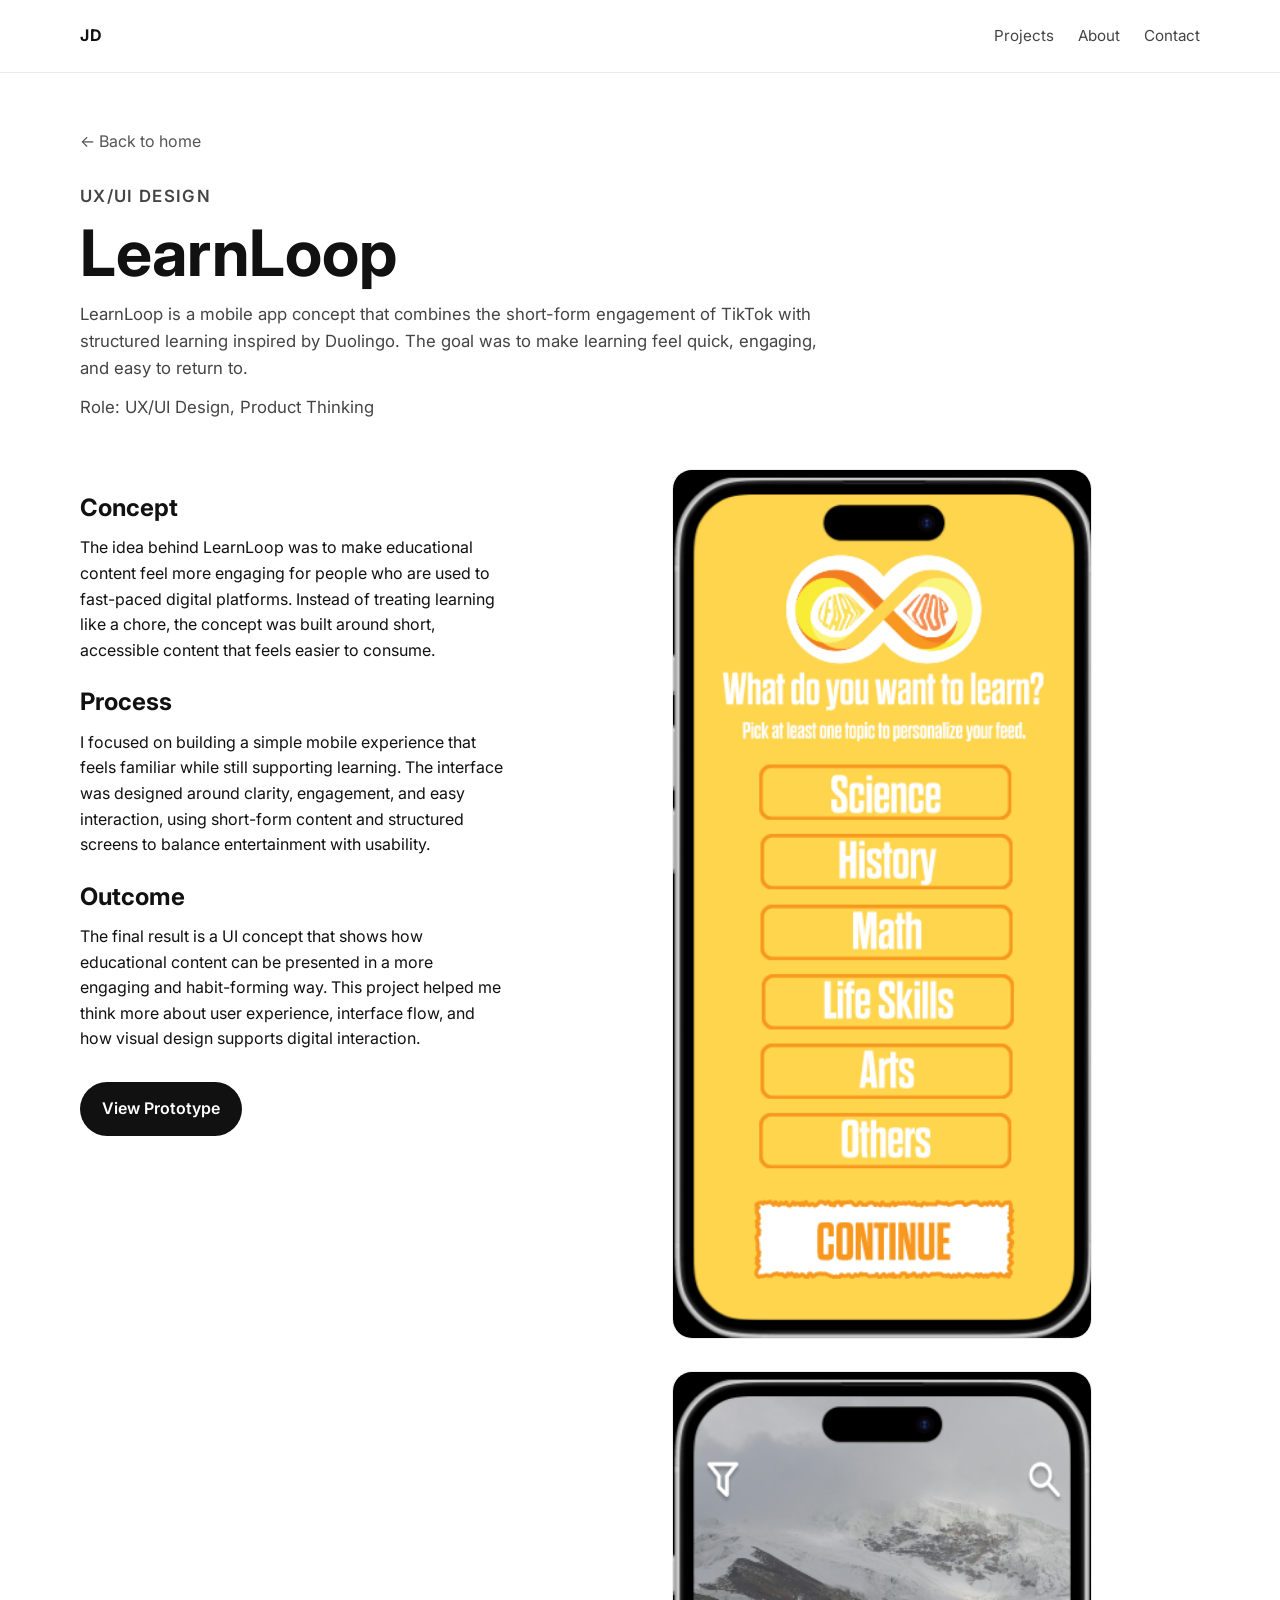
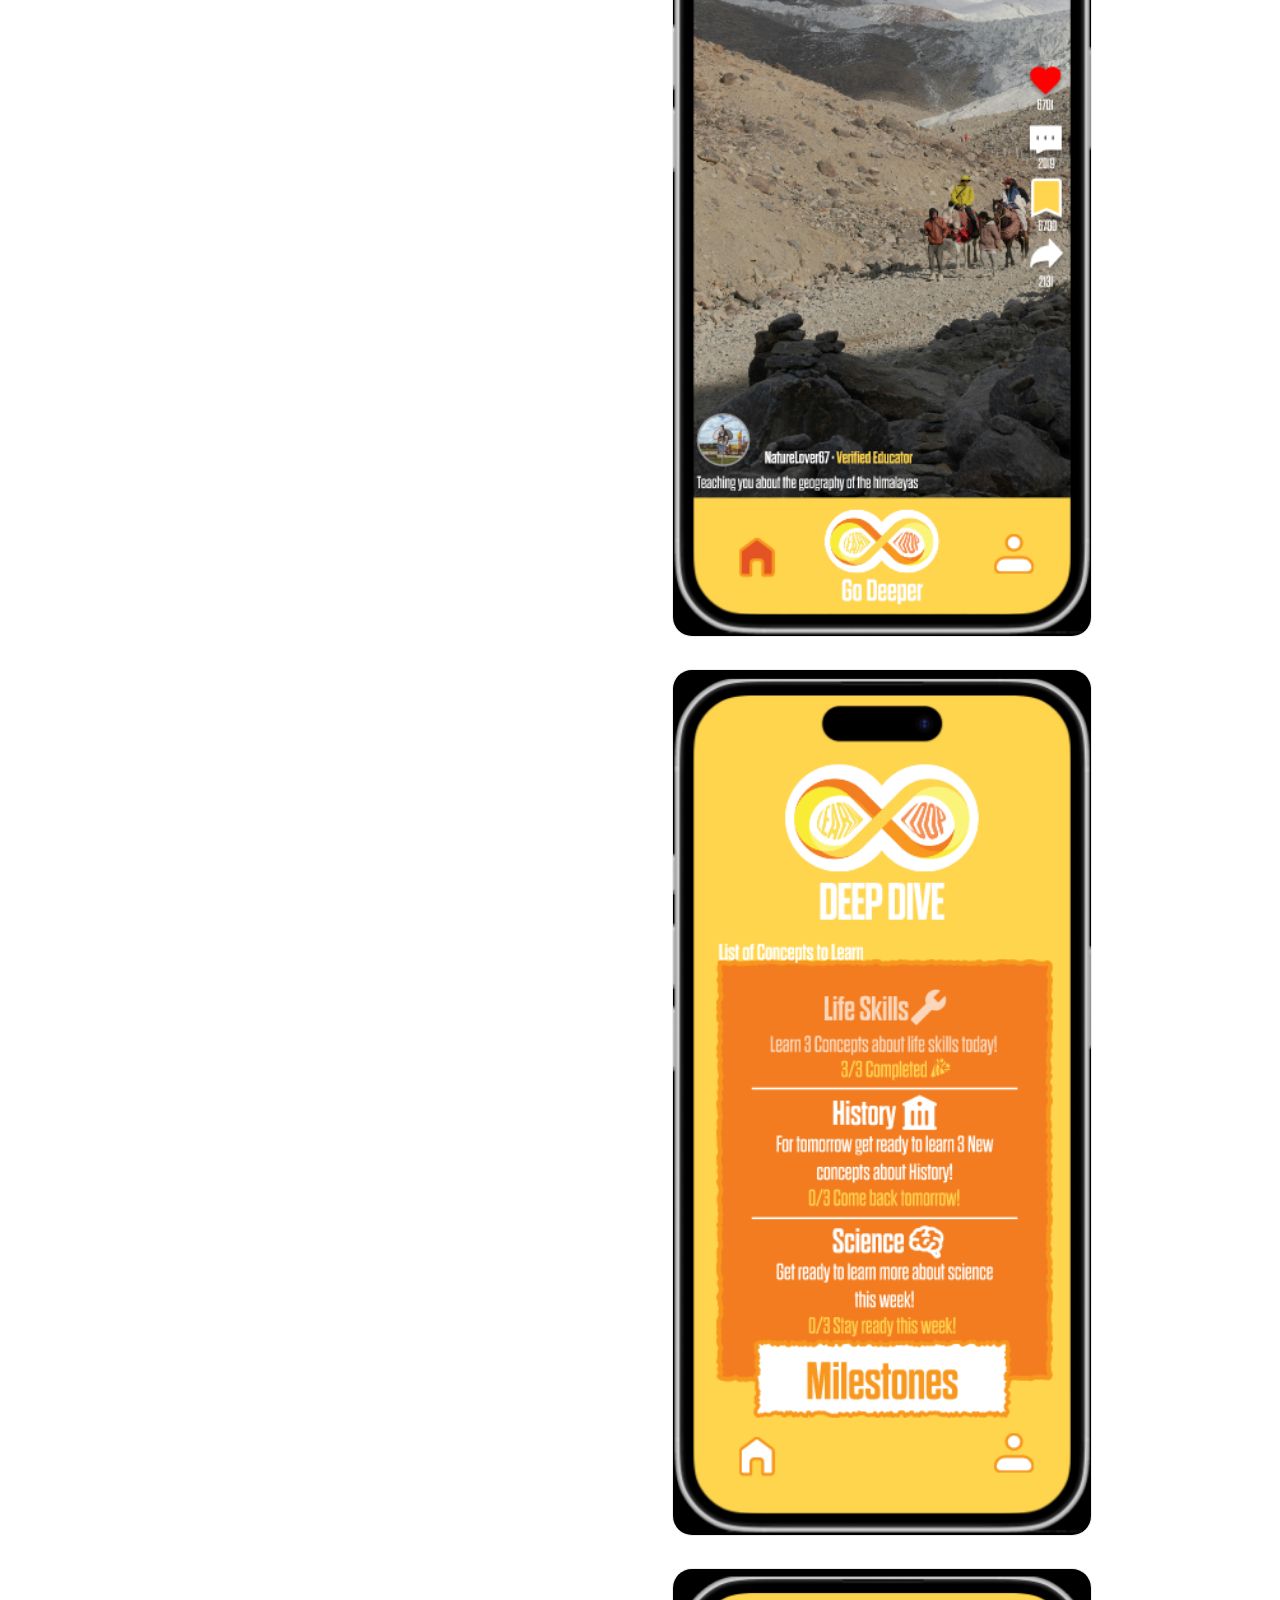
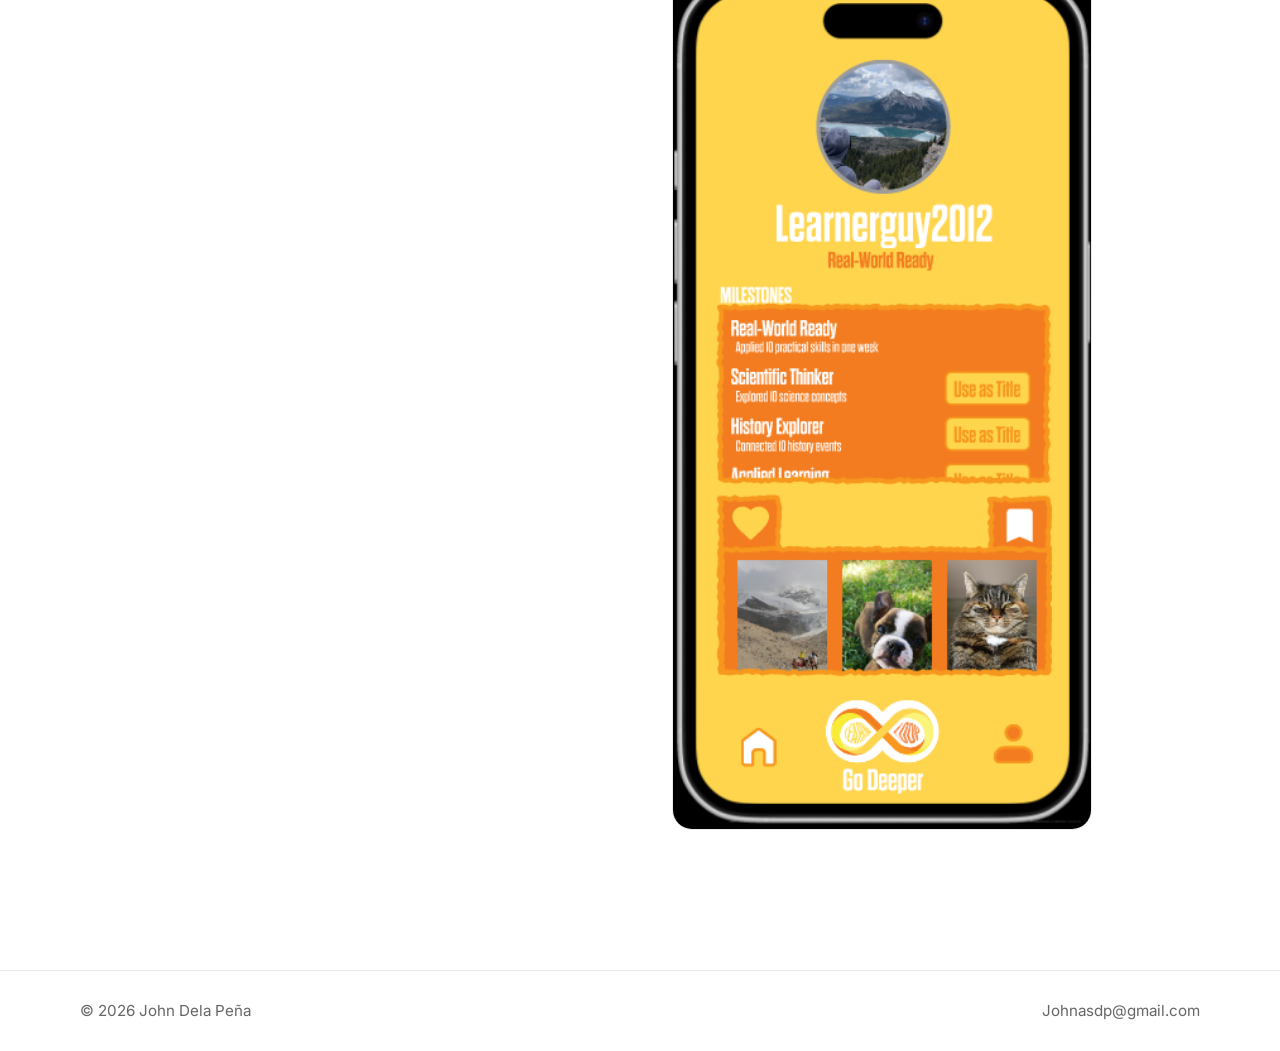
<file: projects/app.html>
<!DOCTYPE html>
<html lang="en">
<head>
  <meta charset="UTF-8" />
  <meta name="viewport" content="width=device-width, initial-scale=1.0" />
  <title>LearnLoop | John Dela Peña</title>

  <link rel="preconnect" href="https://fonts.googleapis.com" />
  <link rel="preconnect" href="https://fonts.gstatic.com" crossorigin />
  <link href="https://fonts.googleapis.com/css2?family=Inter:wght@400;500;600;700&display=swap" rel="stylesheet" />

  <link rel="stylesheet" href="../style.css" />
</head>
<body>
  <header class="site-header">
    <div class="container header-inner">
      <a href="../index.html" class="logo">JD</a>
      <nav class="nav">
        <a href="../index.html#projects">Projects</a>
        <a href="../index.html#about">About</a>
        <a href="mailto:Johnasdp@gmail.com">Contact</a>
      </nav>
    </div>
  </header>

  <main class="project-page container">
    <a class="back-link" href="../index.html">← Back to home</a>

    <section class="project-intro">
      <p class="eyebrow">UX/UI Design</p>
      <h1>LearnLoop</h1>
      <p>
        LearnLoop is a mobile app concept that combines the short-form engagement of TikTok with structured learning inspired by Duolingo. The goal was to make learning feel quick, engaging, and easy to return to.
      </p>
      <p class="project-meta">
        Role: UX/UI Design, Product Thinking
      </p>
    </section>

    <section class="project-layout">

      <div class="project-text">
        <h2>Concept</h2>
        <p>
          The idea behind LearnLoop was to make educational content feel more engaging for people who are used to fast-paced digital platforms. Instead of treating learning like a chore, the concept was built around short, accessible content that feels easier to consume.
        </p>

        <h2>Process</h2>
        <p>
          I focused on building a simple mobile experience that feels familiar while still supporting learning. The interface was designed around clarity, engagement, and easy interaction, using short-form content and structured screens to balance entertainment with usability.
        </p>

        <h2>Outcome</h2>
        <p>
          The final result is a UI concept that shows how educational content can be presented in a more engaging and habit-forming way. This project helped me think more about user experience, interface flow, and how visual design supports digital interaction.
        </p>

        <div class="project-links project-links-sticky">
          <a
            class="button"
            href="https://www.figma.com/proto/UXExWBCM7MZYQnzqcbeApC/LearnLOOP?node-id=24-188&p=f&t=podkBIz1NssL9lfu-1&scaling=scale-down&content-scaling=fixed&page-id=0%3A1&starting-point-node-id=3%3A12"
            target="_blank"
          >
            View Prototype
          </a>
        </div>
      </div>

      <div class="project-gallery">
        <img src="../images/app/learnloop-1.png" alt="LearnLoop onboarding screen" />
        <img src="../images/app/learnloop-2.png" alt="LearnLoop feed screen" />
        <img src="../images/app/learnloop-3.png" alt="LearnLoop lesson screen" />
        <img src="../images/app/learnloop-4.png" alt="LearnLoop additional screen" />
      </div>

    </section>
  </main>

  <footer class="site-footer">
    <div class="container footer-inner">
      <p>© 2026 John Dela Peña</p>
      <a href="mailto:Johnasdp@gmail.com">Johnasdp@gmail.com</a>
    </div>
  </footer>
</body>
</html>
</file>
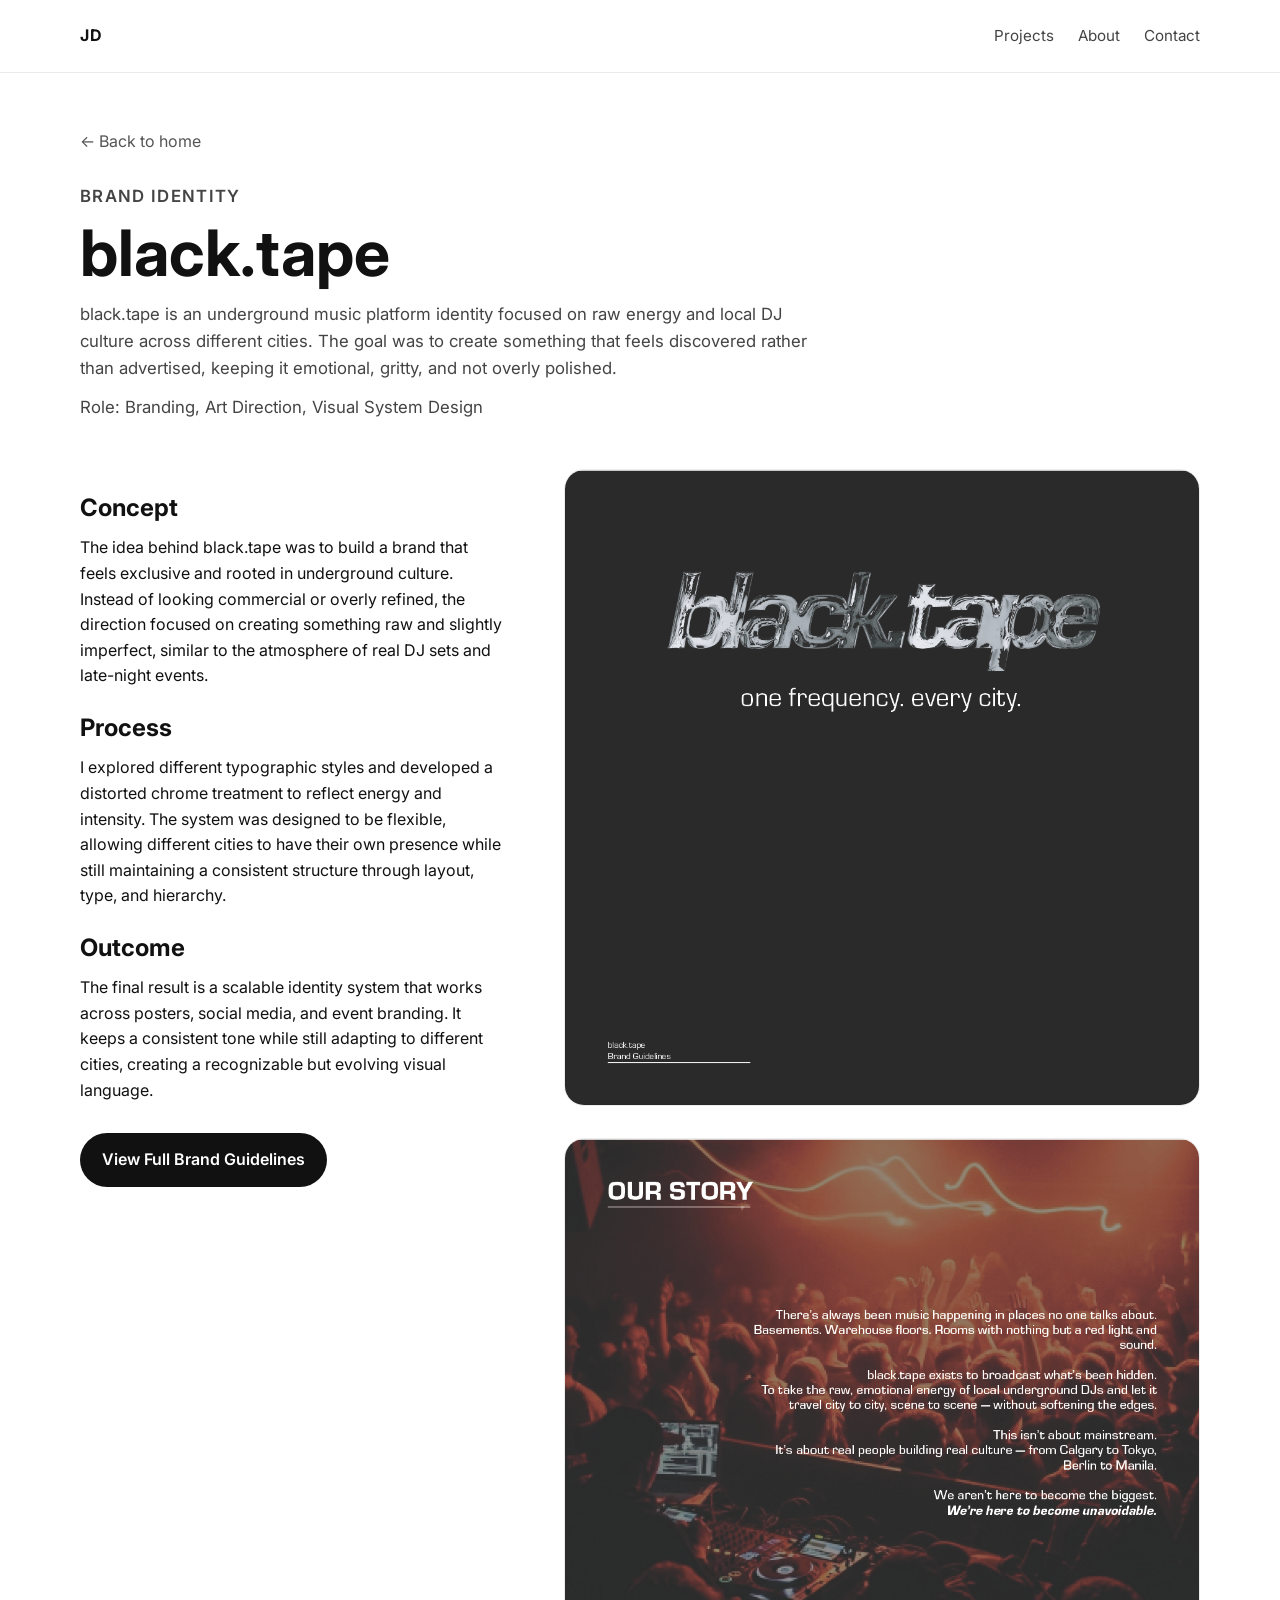
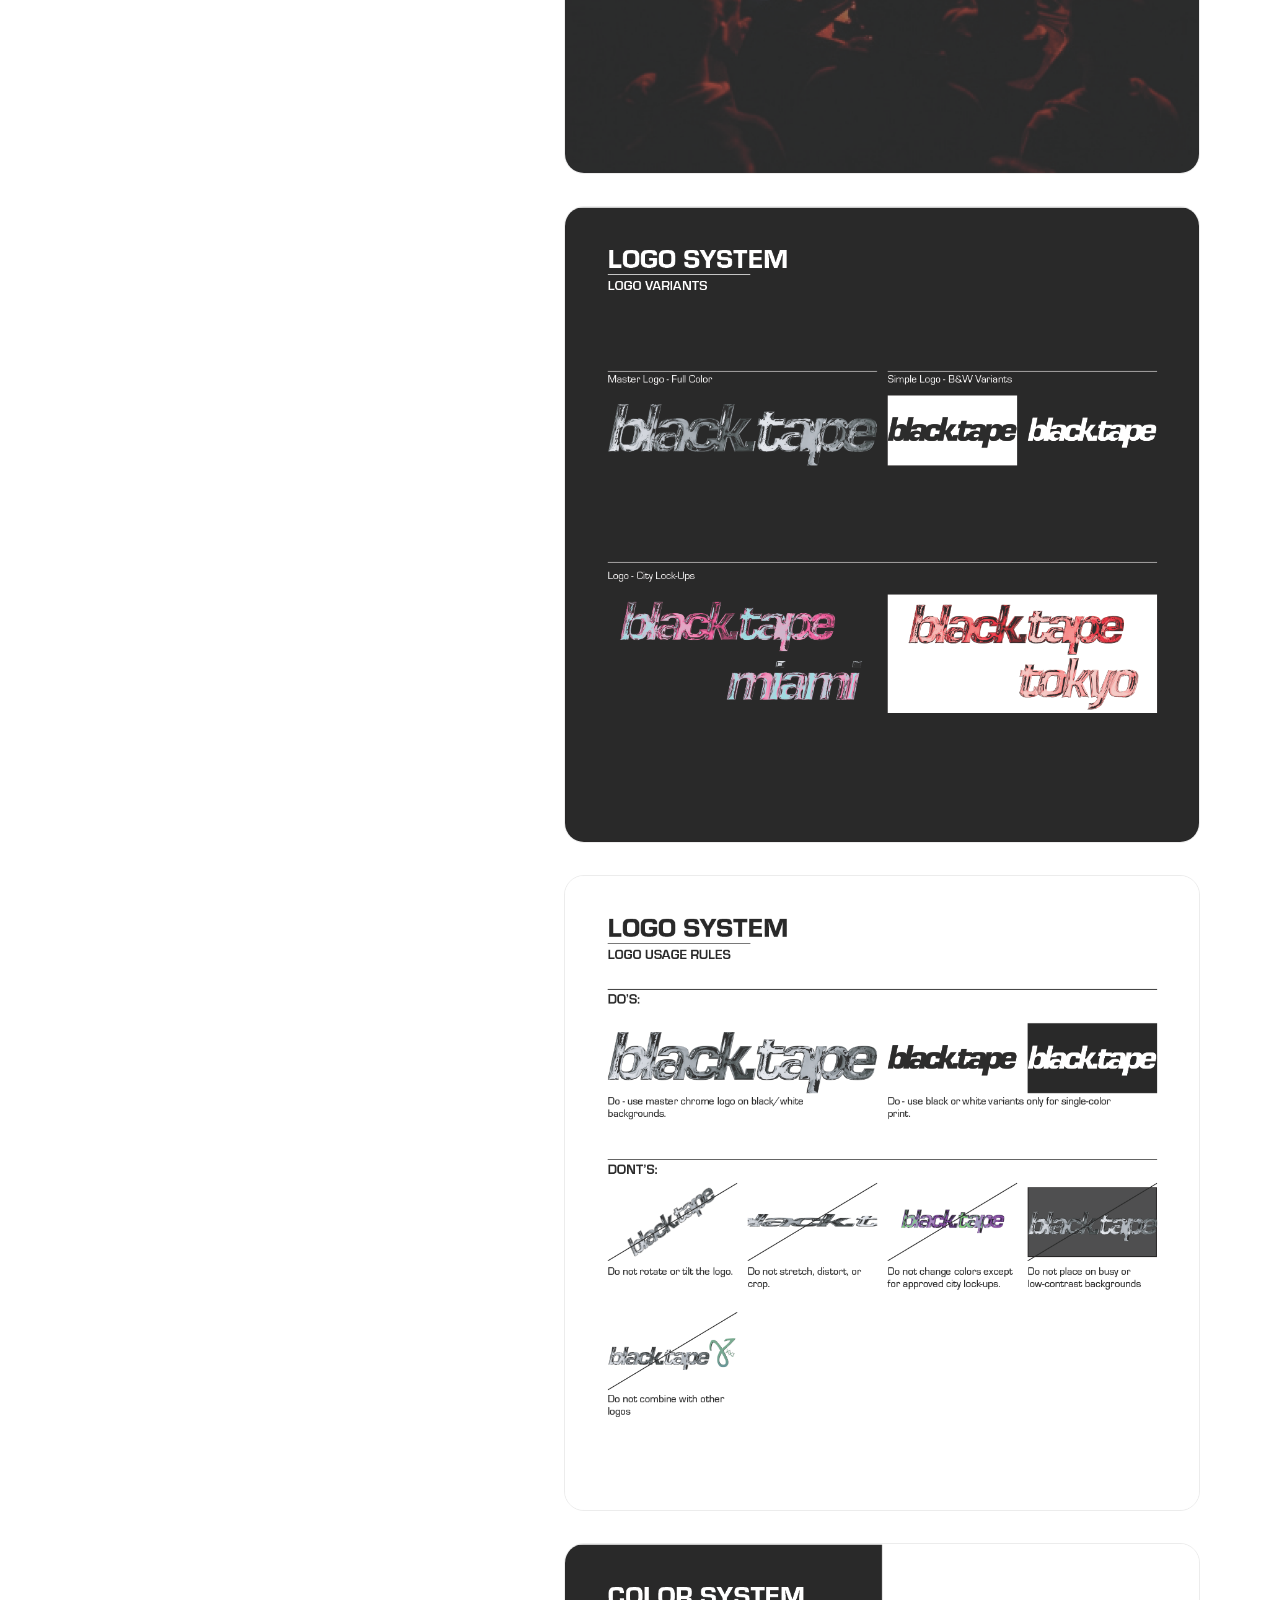
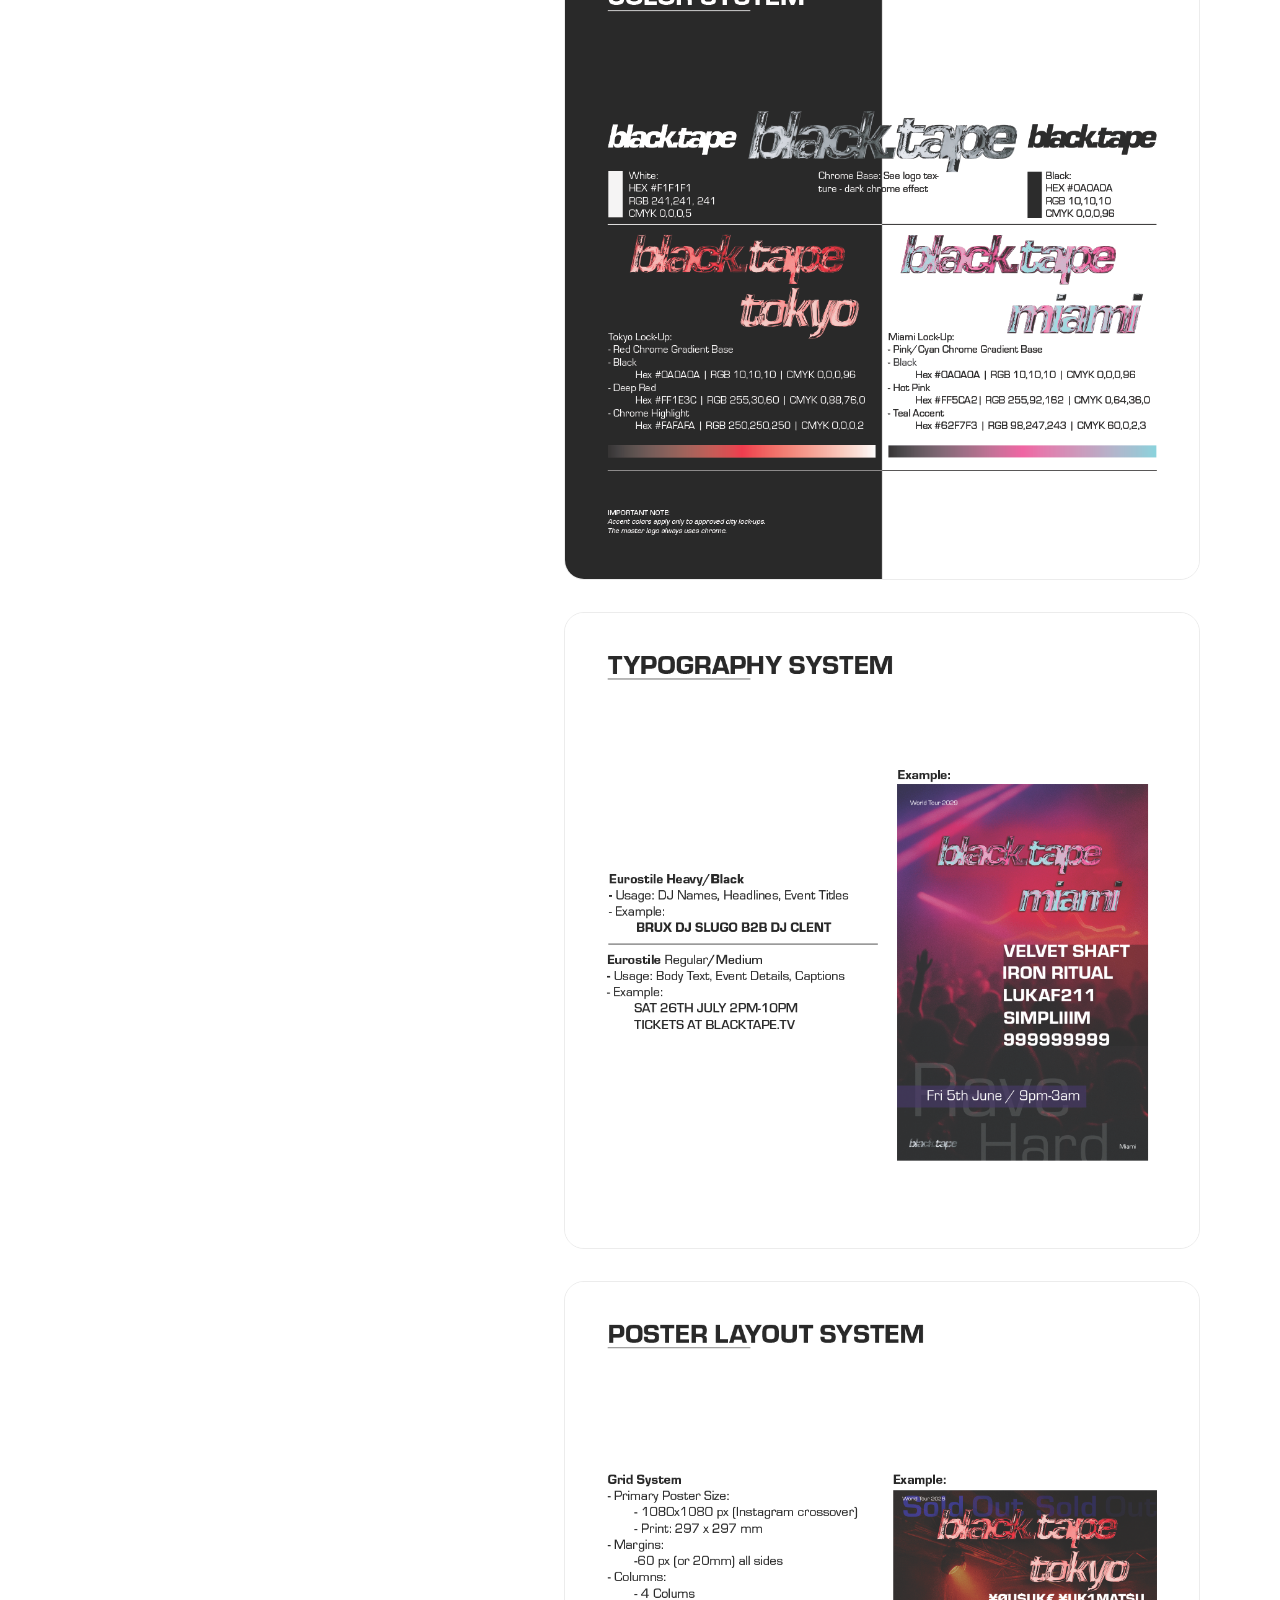
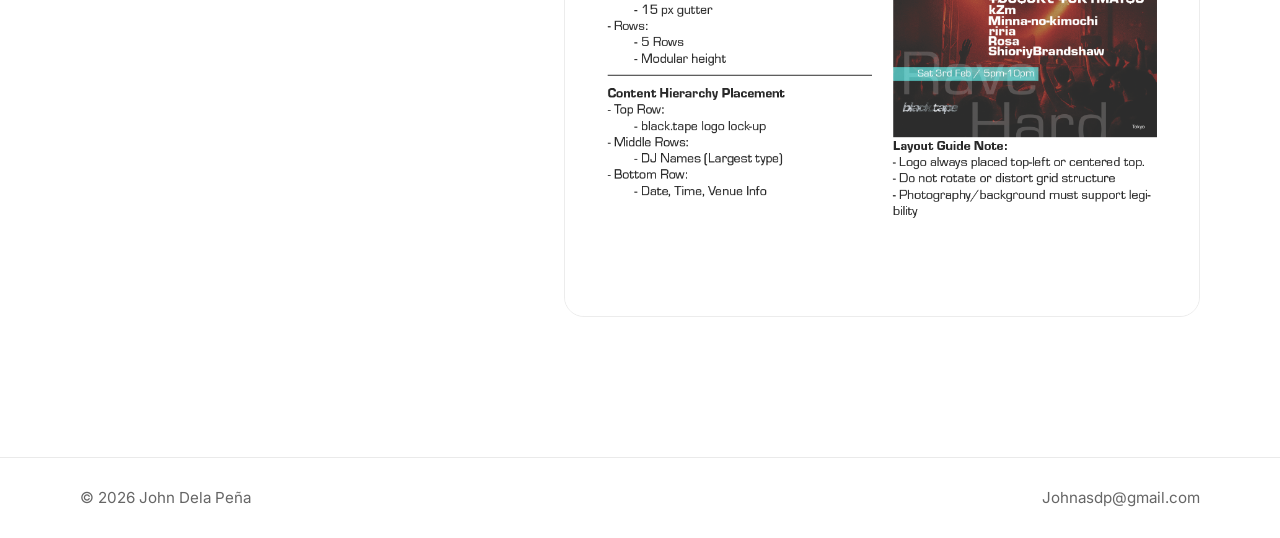
<file: projects/blacktape.html>
<!DOCTYPE html>
<html lang="en">
<head>
  <meta charset="UTF-8" />
  <meta name="viewport" content="width=device-width, initial-scale=1.0" />
  <title>black.tape | John Dela Peña</title>

  <link rel="preconnect" href="https://fonts.googleapis.com" />
  <link rel="preconnect" href="https://fonts.gstatic.com" crossorigin />
  <link href="https://fonts.googleapis.com/css2?family=Inter:wght@400;500;600;700&display=swap" rel="stylesheet" />

  <link rel="stylesheet" href="../style.css" />
</head>
<body>
  <header class="site-header">
    <div class="container header-inner">
      <a href="../index.html" class="logo">JD</a>
      <nav class="nav">
        <a href="../index.html#projects">Projects</a>
        <a href="../index.html#about">About</a>
        <a href="mailto:Johnasdp@gmail.com">Contact</a>
      </nav>
    </div>
  </header>

  <main class="project-page container">
    <a class="back-link" href="../index.html">← Back to home</a>

    <section class="project-intro">
      <p class="eyebrow">Brand Identity</p>
      <h1>black.tape</h1>
      <p>
        black.tape is an underground music platform identity focused on raw energy and local DJ culture across different cities. The goal was to create something that feels discovered rather than advertised, keeping it emotional, gritty, and not overly polished.
      </p>
      <p class="project-meta">
        Role: Branding, Art Direction, Visual System Design
      </p>
    </section>

    <!-- 🔥 STICKY LAYOUT -->
    <section class="project-layout">

      <!-- LEFT SIDE (STICKY TEXT) -->
      <div class="project-text">
        <h2>Concept</h2>
        <p>
          The idea behind black.tape was to build a brand that feels exclusive and rooted in underground culture. Instead of looking commercial or overly refined, the direction focused on creating something raw and slightly imperfect, similar to the atmosphere of real DJ sets and late-night events.
        </p>

        <h2>Process</h2>
        <p>
          I explored different typographic styles and developed a distorted chrome treatment to reflect energy and intensity. The system was designed to be flexible, allowing different cities to have their own presence while still maintaining a consistent structure through layout, type, and hierarchy.
        </p>

        <h2>Outcome</h2>
        <p>
          The final result is a scalable identity system that works across posters, social media, and event branding. It keeps a consistent tone while still adapting to different cities, creating a recognizable but evolving visual language.
        </p>

        <!-- ✅ BUTTON NOW INSIDE STICKY -->
        <div class="project-links project-links-sticky">
          <a class="button" href="../files/blacktape.pdf" target="_blank">
            View Full Brand Guidelines
          </a>
        </div>
      </div>

      <!-- RIGHT SIDE (SCROLLING IMAGES) -->
      <div class="project-gallery wide-gallery">
        <img src="../images/blacktape/blacktape-1.png" alt="black.tape cover page" />
        <img src="../images/blacktape/blacktape-2.png" alt="black.tape story page" />
        <img src="../images/blacktape/blacktape-3.png" alt="black.tape logo system" />
        <img src="../images/blacktape/blacktape-4.png" alt="black.tape logo usage rules" />
        <img src="../images/blacktape/blacktape-5.png" alt="black.tape color system" />
        <img src="../images/blacktape/blacktape-6.png" alt="black.tape typography system" />
        <img src="../images/blacktape/blacktape-7.png" alt="black.tape poster layout system" />
      </div>

    </section>

  </main>

  <footer class="site-footer">
    <div class="container footer-inner">
      <p>© 2026 John Dela Peña</p>
      <a href="mailto:Johnasdp@gmail.com">Johnasdp@gmail.com</a>
    </div>
  </footer>
</body>
</html>
</file>
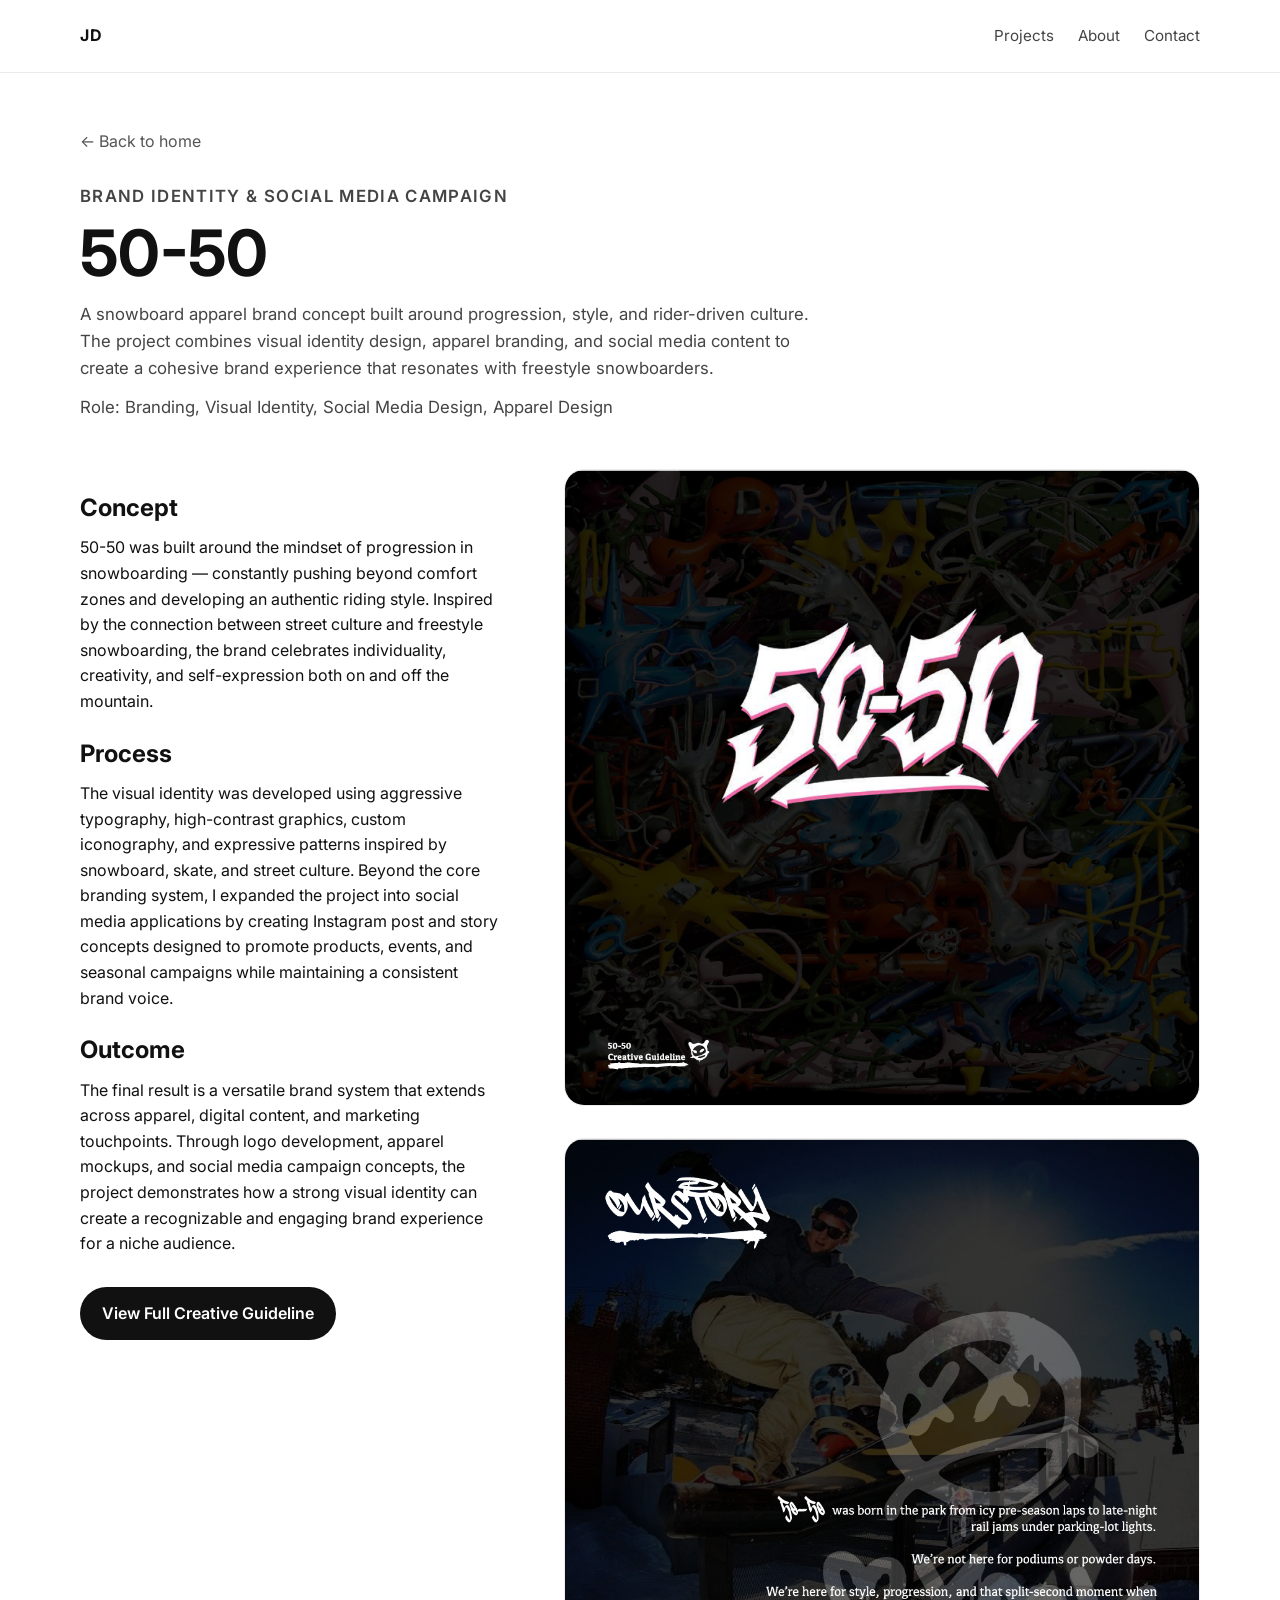
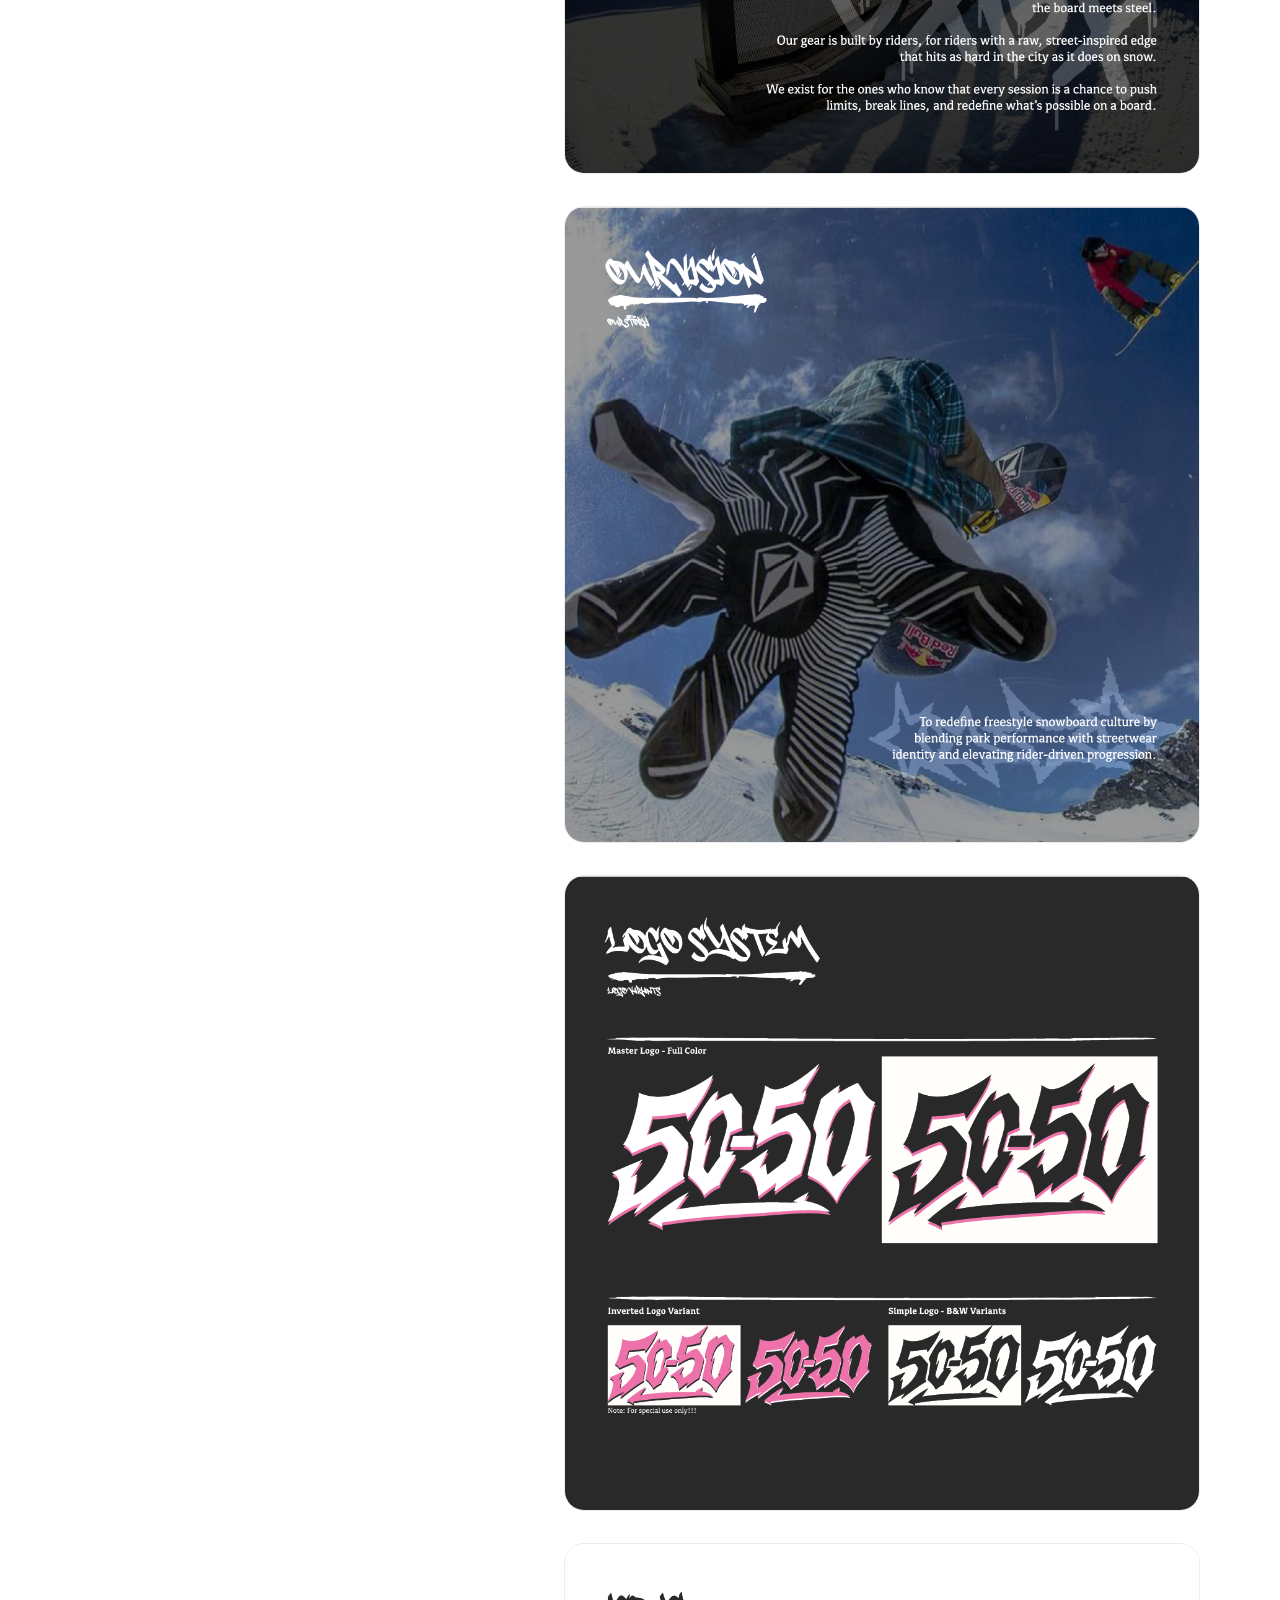
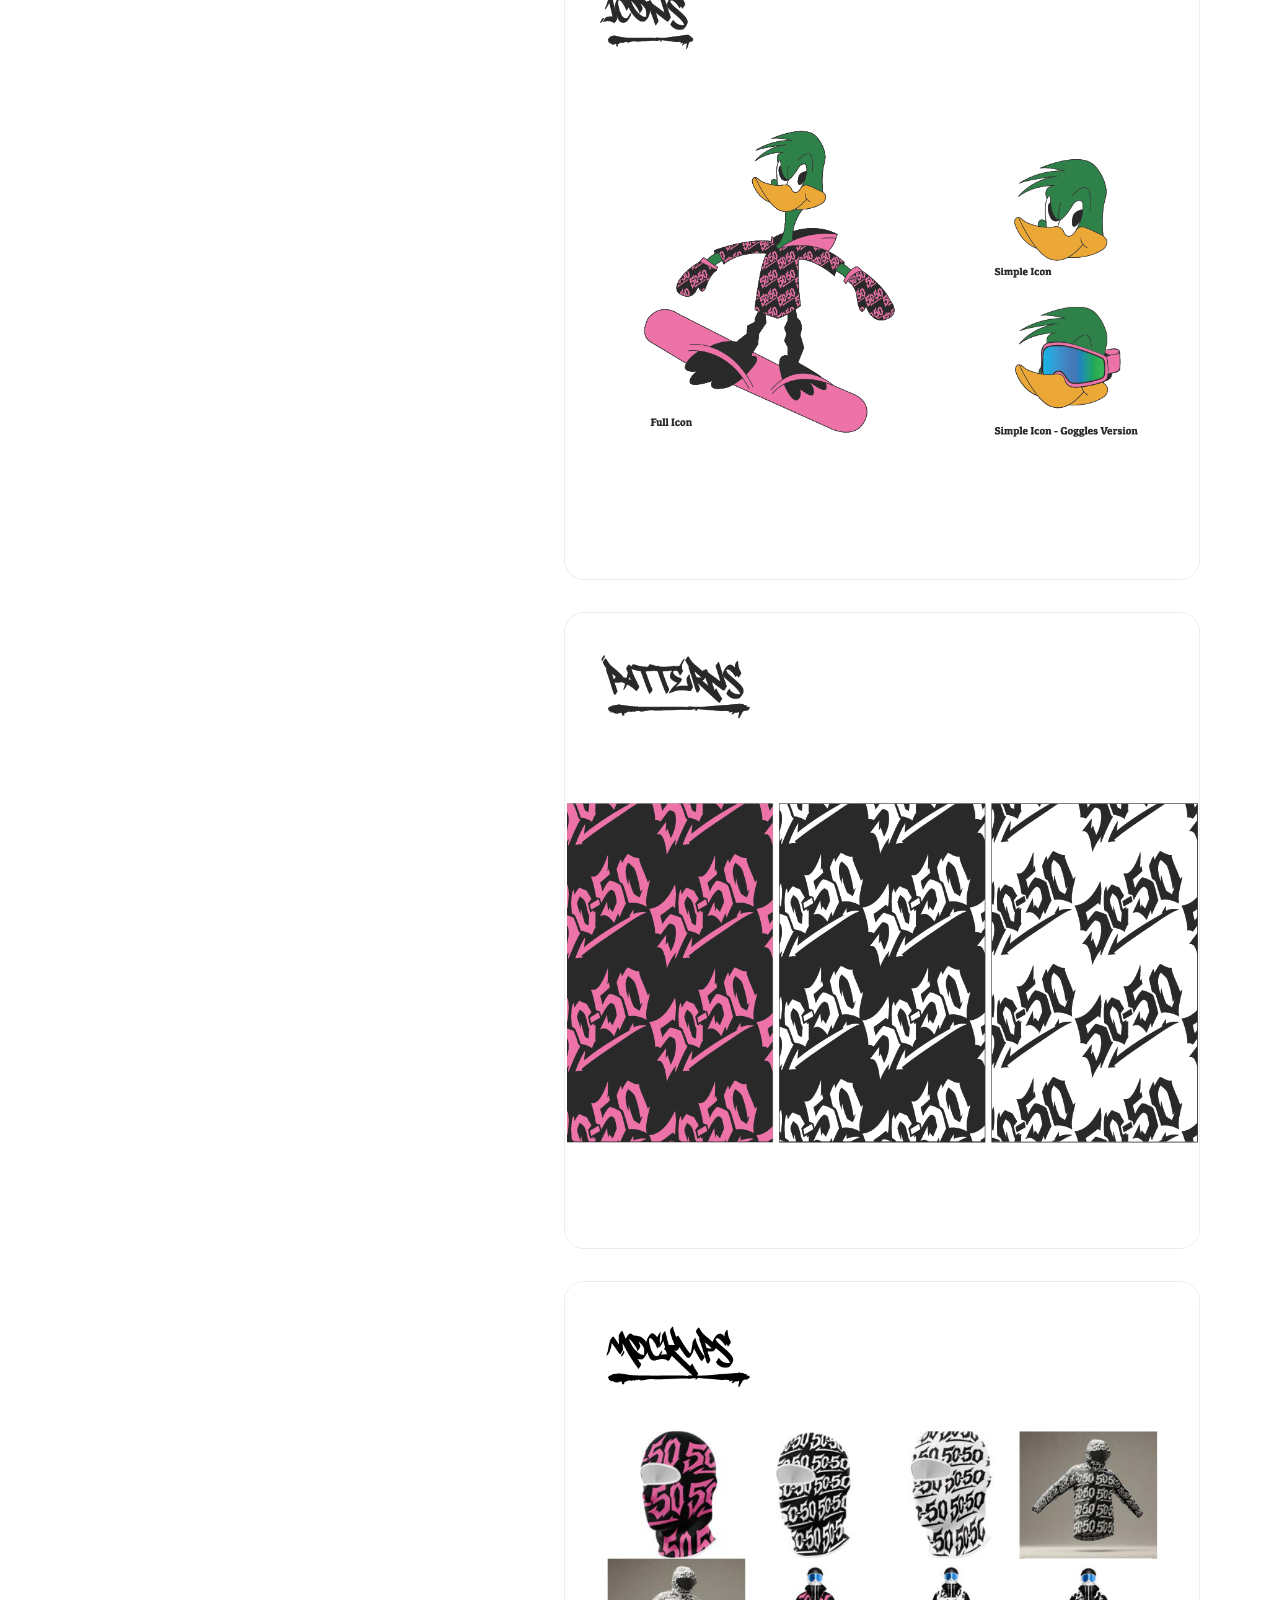
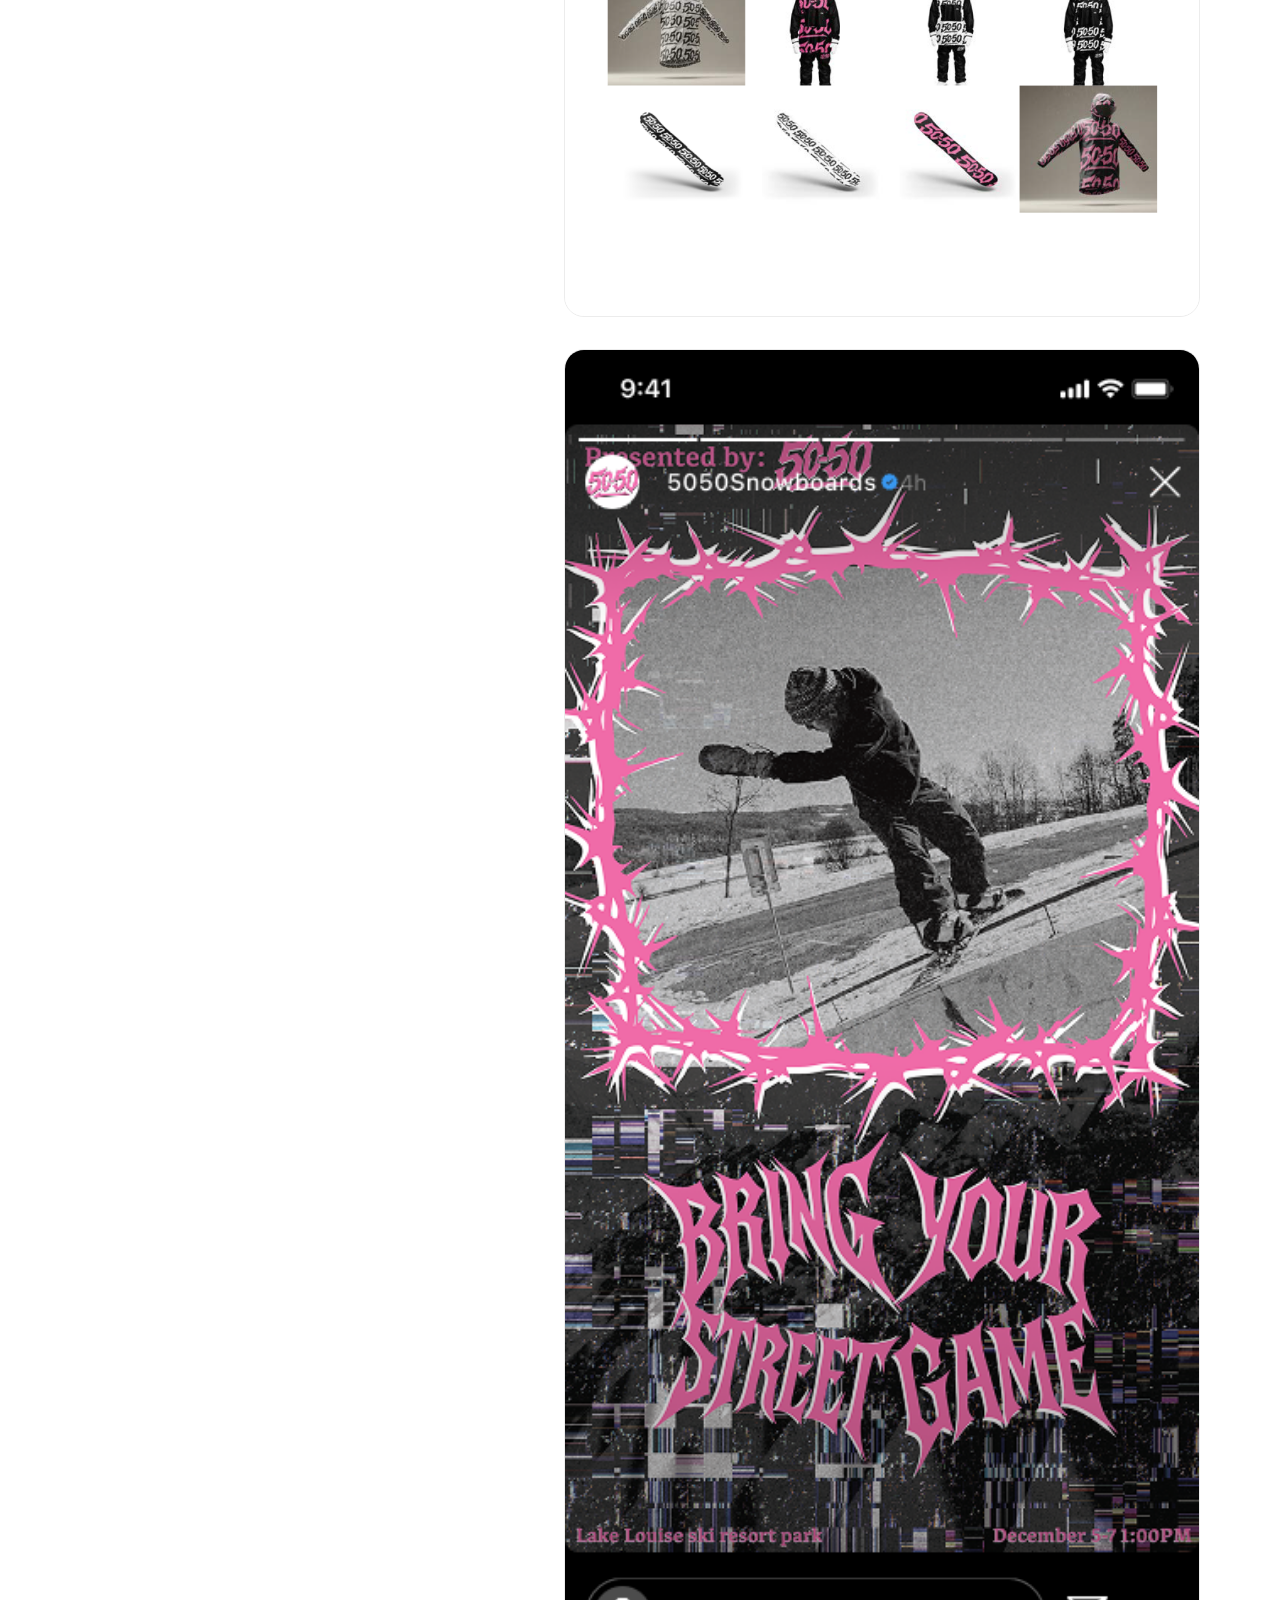
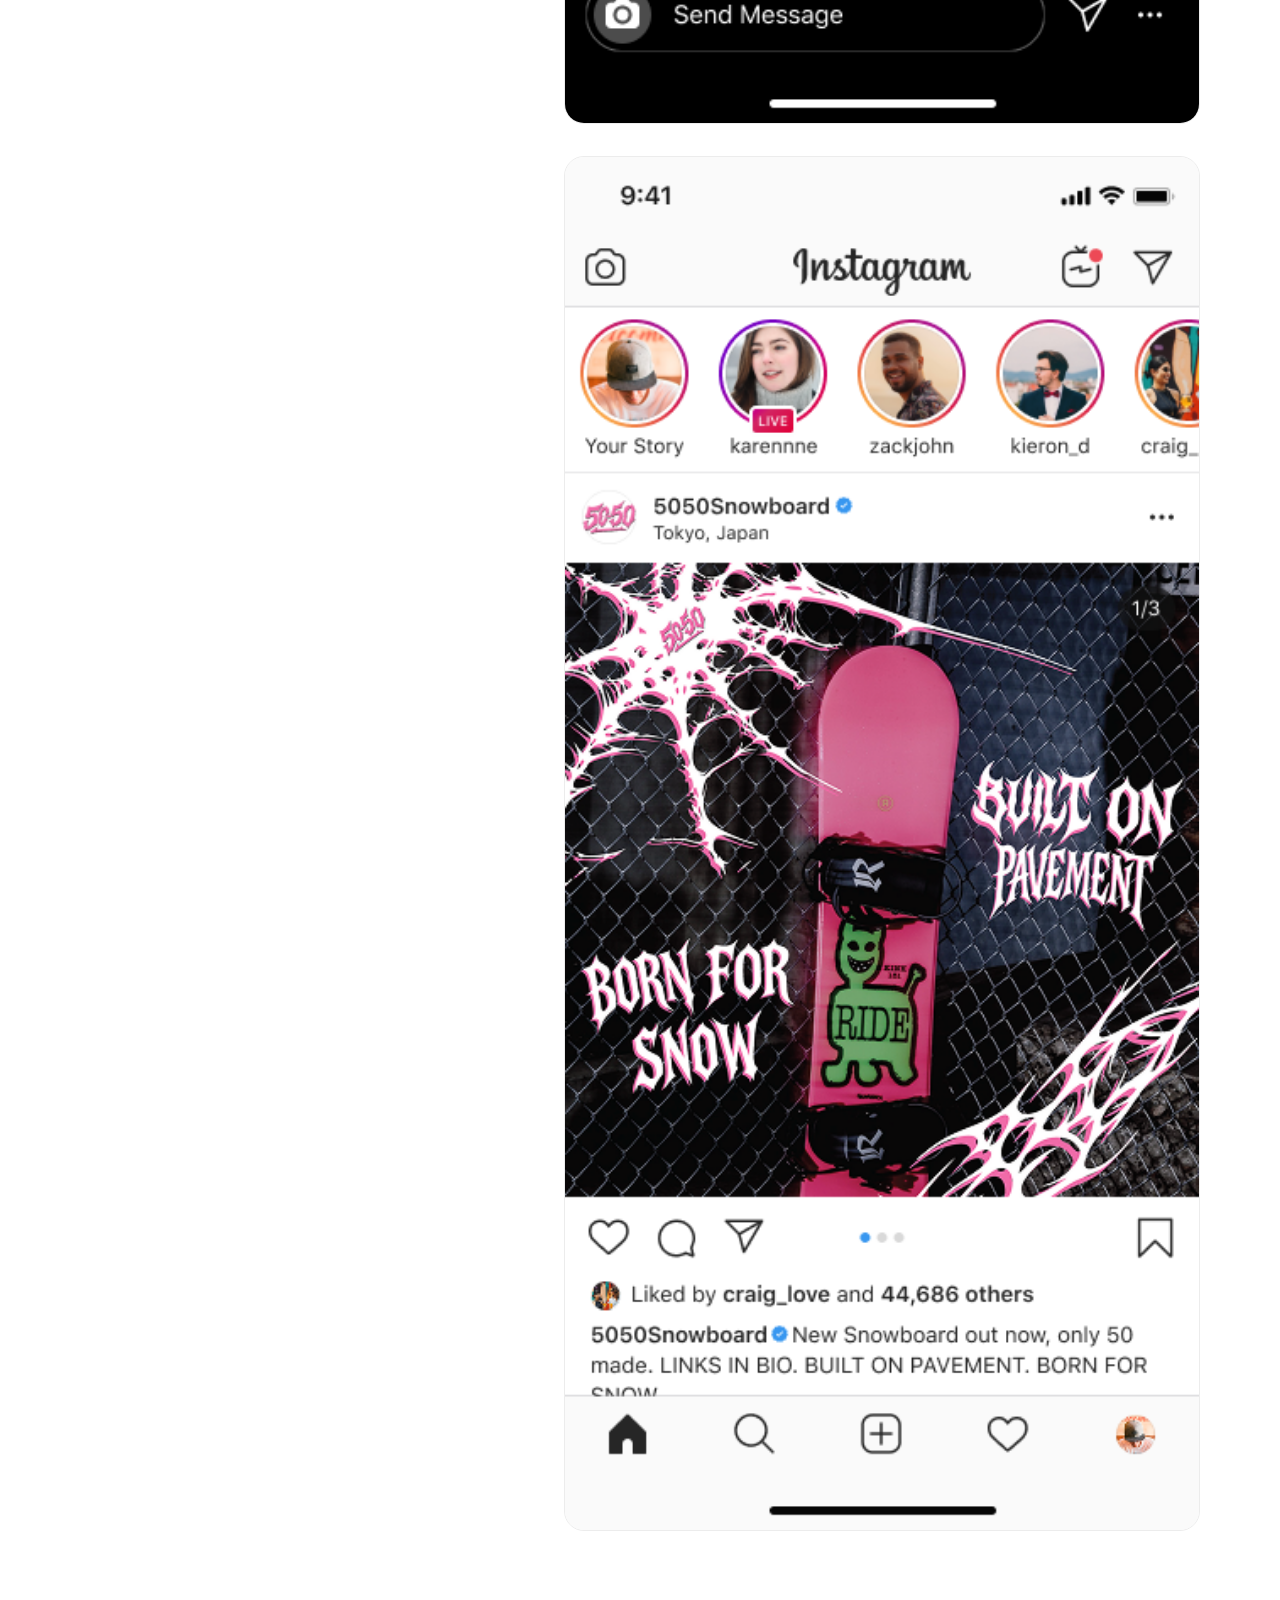
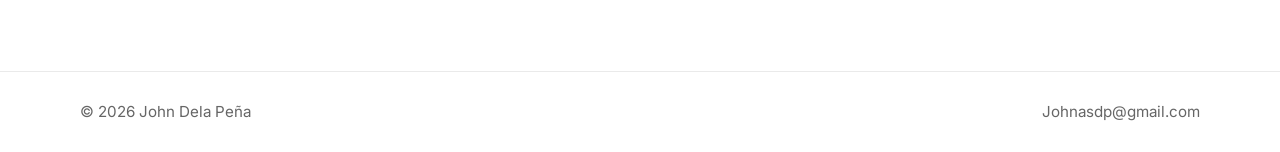
<file: projects/fifty50.html>
<!DOCTYPE html>
<html lang="en">
<head>
  <meta charset="UTF-8" />
  <meta name="viewport" content="width=device-width, initial-scale=1.0" />
  <title>50-50 | John Dela Peña</title>

  <link rel="preconnect" href="https://fonts.googleapis.com" />
  <link rel="preconnect" href="https://fonts.gstatic.com" crossorigin />
  <link href="https://fonts.googleapis.com/css2?family=Inter:wght@400;500;600;700&display=swap" rel="stylesheet" />

  <link rel="stylesheet" href="../style.css" />
</head>
<body>
  <header class="site-header">
    <div class="container header-inner">
      <a href="../index.html" class="logo">JD</a>
      <nav class="nav">
        <a href="../index.html#projects">Projects</a>
        <a href="../index.html#about">About</a>
        <a href="mailto:Johnasdp@gmail.com">Contact</a>
      </nav>
    </div>
  </header>

  <main class="project-page container">
    <a class="back-link" href="../index.html">← Back to home</a>

    <section class="project-intro">
      <p class="eyebrow">Brand Identity & Social Media Campaign</p>
      <h1>50-50</h1>
      <p>
        A snowboard apparel brand concept built around progression, style, and rider-driven culture.
        The project combines visual identity design, apparel branding, and social media content to
        create a cohesive brand experience that resonates with freestyle snowboarders.
      </p>
      <p class="project-meta">
        Role: Branding, Visual Identity, Social Media Design, Apparel Design
      </p>
    </section>

    <section class="project-layout">

      <!-- LEFT (STICKY TEXT) -->
      <div class="project-text">

        <h2>Concept</h2>
        <p>
          50-50 was built around the mindset of progression in snowboarding — constantly pushing beyond comfort zones and developing an authentic riding style. Inspired by the connection between street culture and freestyle snowboarding, the brand celebrates individuality, creativity, and self-expression both on and off the mountain.
        </p>

        <h2>Process</h2>
        <p>
          The visual identity was developed using aggressive typography, high-contrast graphics, custom iconography, and expressive patterns inspired by snowboard, skate, and street culture. Beyond the core branding system, I expanded the project into social media applications by creating Instagram post and story concepts designed to promote products, events, and seasonal campaigns while maintaining a consistent brand voice.
        </p>

        <h2>Outcome</h2>
        <p>
          The final result is a versatile brand system that extends across apparel, digital content, and marketing touchpoints. Through logo development, apparel mockups, and social media campaign concepts, the project demonstrates how a strong visual identity can create a recognizable and engaging brand experience for a niche audience.
        </p>

        <div class="project-links project-links-sticky">
          <a class="button" href="../files/fifty50.pdf" target="_blank">
            View Full Creative Guideline
          </a>
        </div>

      </div>

      <!-- RIGHT (SCROLLING IMAGES) -->
      <div class="project-gallery wide-gallery">
        <img src="../images/fifty50/fifty50-1.png" alt="50-50 cover page" />
        <img src="../images/fifty50/fifty50-2.png" alt="50-50 story page" />
        <img src="../images/fifty50/fifty50-3.png" alt="50-50 vision page" />
        <img src="../images/fifty50/fifty50-4.png" alt="50-50 logo system" />
        <img src="../images/fifty50/fifty50-5.png" alt="50-50 icon system" />
        <img src="../images/fifty50/fifty50-6.png" alt="50-50 pattern system" />
        <img src="../images/fifty50/fifty50-7.png" alt="50-50 apparel mockups" />
        <img src="../images/fifty50/fifty50-8.png" alt="50-50 Instagram story mockup" />
        <img src="../images/fifty50/fifty50-9.png" alt="50-50 Instagram post mockup" />
      </div>

    </section>

  </main>

  <footer class="site-footer">
    <div class="container footer-inner">
      <p>© 2026 John Dela Peña</p>
      <a href="mailto:Johnasdp@gmail.com">Johnasdp@gmail.com</a>
    </div>
  </footer>
</body>
</html>
</file>
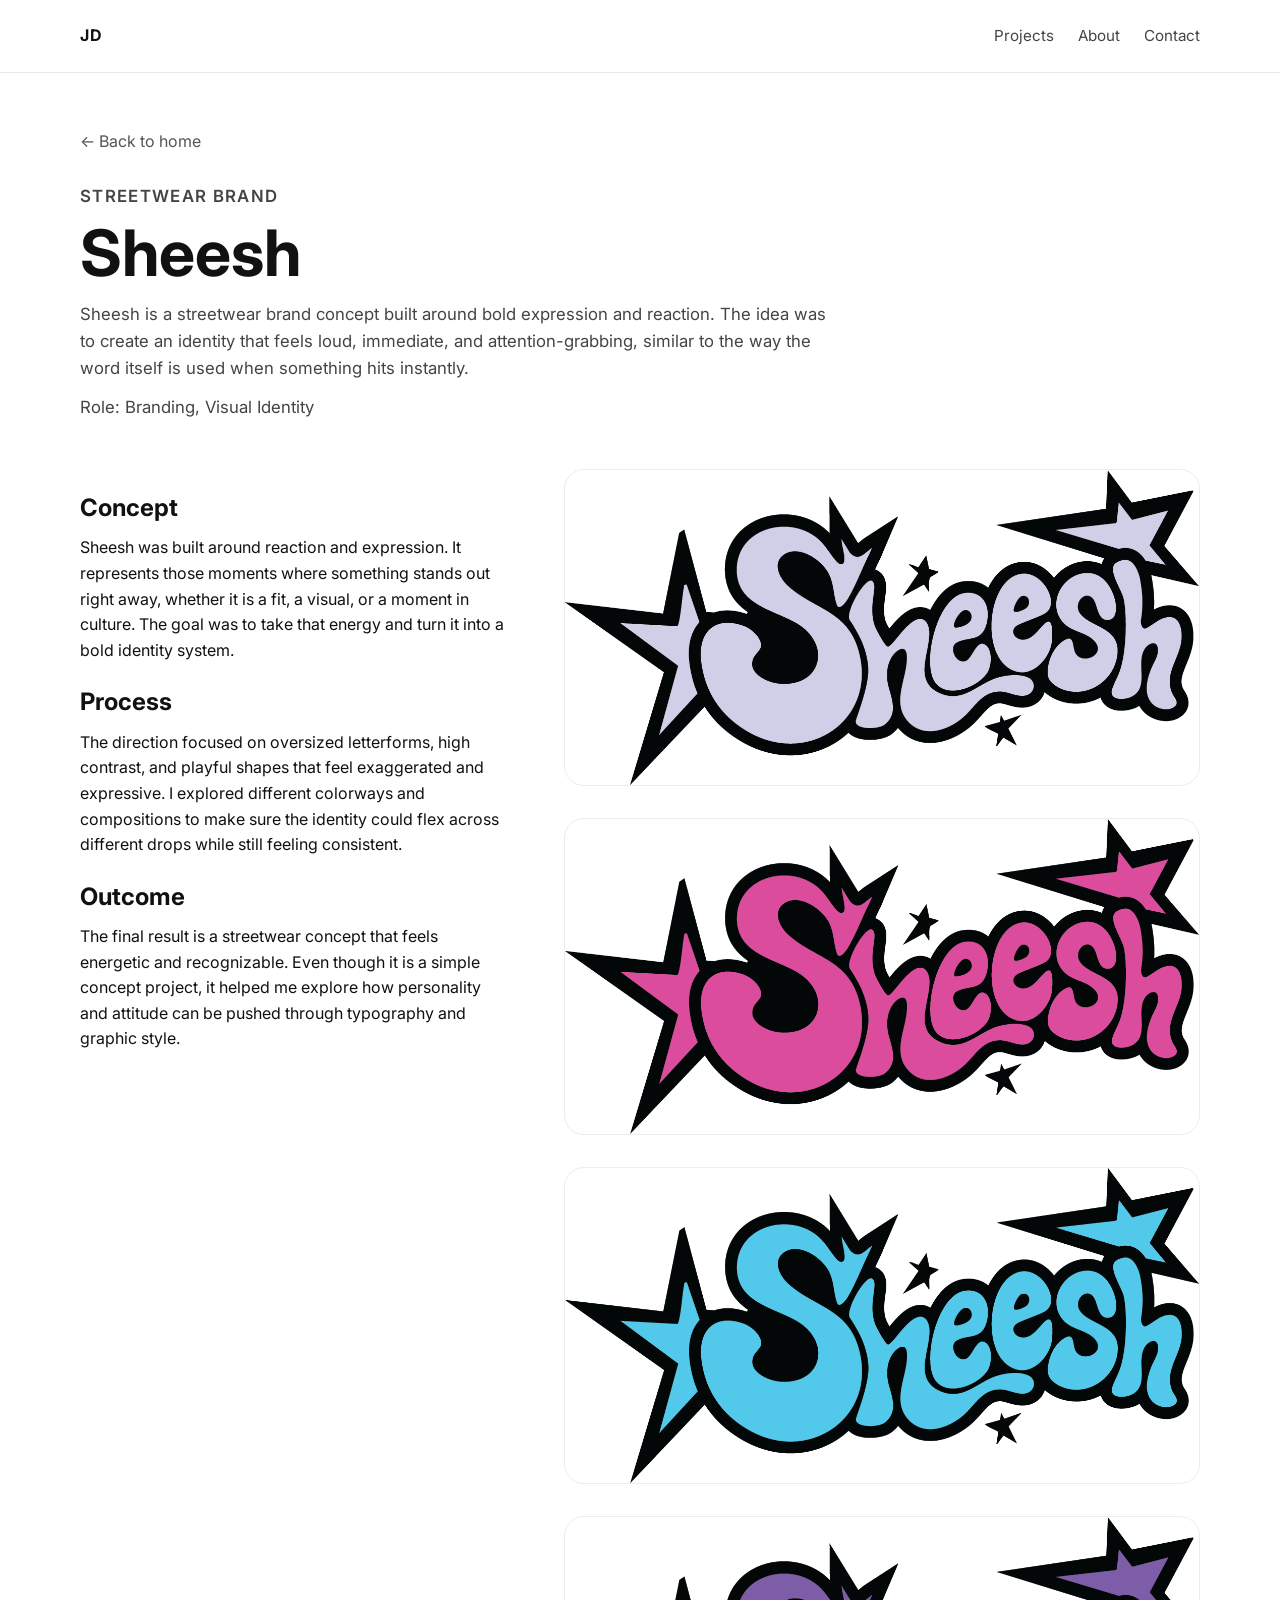
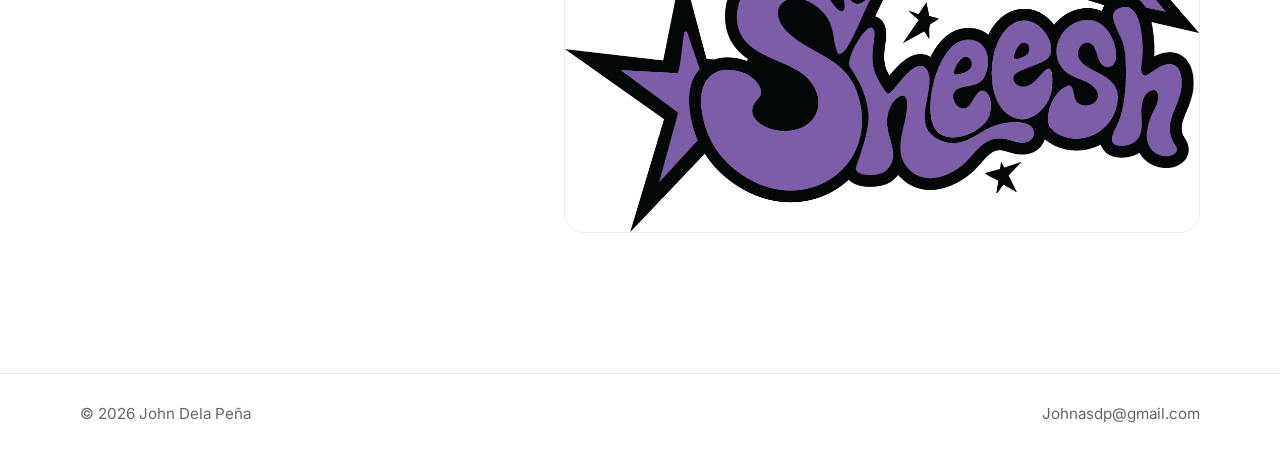
<file: projects/sheesh.html>
<!DOCTYPE html>
<html lang="en">
<head>
  <meta charset="UTF-8" />
  <meta name="viewport" content="width=device-width, initial-scale=1.0" />
  <title>Sheesh | John Dela Peña</title>

  <link rel="preconnect" href="https://fonts.googleapis.com" />
  <link rel="preconnect" href="https://fonts.gstatic.com" crossorigin />
  <link href="https://fonts.googleapis.com/css2?family=Inter:wght@400;500;600;700&display=swap" rel="stylesheet" />

  <link rel="stylesheet" href="../style.css" />
</head>
<body>
  <header class="site-header">
    <div class="container header-inner">
      <a href="../index.html" class="logo">JD</a>
      <nav class="nav">
        <a href="../index.html#projects">Projects</a>
        <a href="../index.html#about">About</a>
        <a href="mailto:Johnasdp@gmail.com">Contact</a>
      </nav>
    </div>
  </header>

  <main class="project-page container">
    <a class="back-link" href="../index.html">← Back to home</a>

    <section class="project-intro">
      <p class="eyebrow">Streetwear Brand</p>
      <h1>Sheesh</h1>
      <p>
        Sheesh is a streetwear brand concept built around bold expression and reaction. The idea was to create an identity that feels loud, immediate, and attention-grabbing, similar to the way the word itself is used when something hits instantly.
      </p>
      <p class="project-meta">
        Role: Branding, Visual Identity
      </p>
    </section>

    <section class="project-layout">

      <div class="project-text">
        <h2>Concept</h2>
        <p>
          Sheesh was built around reaction and expression. It represents those moments where something stands out right away, whether it is a fit, a visual, or a moment in culture. The goal was to take that energy and turn it into a bold identity system.
        </p>

        <h2>Process</h2>
        <p>
          The direction focused on oversized letterforms, high contrast, and playful shapes that feel exaggerated and expressive. I explored different colorways and compositions to make sure the identity could flex across different drops while still feeling consistent.
        </p>

        <h2>Outcome</h2>
        <p>
          The final result is a streetwear concept that feels energetic and recognizable. Even though it is a simple concept project, it helped me explore how personality and attitude can be pushed through typography and graphic style.
        </p>
      </div>

      <div class="project-gallery wide-gallery">
        <img src="../images/sheesh/sheesh-1.png" alt="Sheesh logo variation 1" />
        <img src="../images/sheesh/sheesh-2.png" alt="Sheesh logo variation 2" />
        <img src="../images/sheesh/sheesh-3.png" alt="Sheesh logo variation 3" />
        <img src="../images/sheesh/sheesh-4.png" alt="Sheesh logo variation 4" />
      </div>

    </section>
  </main>

  <footer class="site-footer">
    <div class="container footer-inner">
      <p>© 2026 John Dela Peña</p>
      <a href="mailto:Johnasdp@gmail.com">Johnasdp@gmail.com</a>
    </div>
  </footer>
</body>
</html>
</file>
<file: style.css>
* {
  box-sizing: border-box;
  margin: 0;
  padding: 0;
}

html {
  scroll-behavior: smooth;
}

body {
  font-family: "Inter", sans-serif;
  color: #111111;
  background: #ffffff;
  line-height: 1.6;
}

img,
video {
  display: block;
  max-width: 100%;
}

a {
  color: inherit;
  text-decoration: none;
}

.container {
  width: min(1120px, calc(100% - 40px));
  margin: 0 auto;
}

.site-header {
  position: sticky;
  top: 0;
  background: rgba(255, 255, 255, 0.92);
  backdrop-filter: blur(10px);
  border-bottom: 1px solid #eaeaea;
  z-index: 100;
}

.header-inner {
  min-height: 72px;
  display: flex;
  align-items: center;
  justify-content: space-between;
}

.logo {
  font-size: 1rem;
  font-weight: 700;
  letter-spacing: 0.08em;
}

.nav {
  display: flex;
  gap: 24px;
}

.nav a {
  font-size: 0.95rem;
  color: #444;
  transition: color 0.2s ease;
}

.nav a:hover {
  color: #111;
}

/* HERO */

.hero {
  min-height: calc(100vh - 72px);
  display: flex;
  align-items: center;
  padding: 72px 0;
}

.hero-minimal {
  position: relative;
  overflow: hidden;
  background-color: #ffffff;
}

/* IMAGE LAYER (opacity controlled here) */
.hero-minimal::before {
  content: "";
  position: absolute;
  inset: 0;
  background: url("images/backgrounds/hero-bg.png") center/cover no-repeat;
  opacity: 0.3; /* 🔥 adjust this */
  z-index: 0;
}

/* SOFT WHITE OVERLAY */
.hero-minimal::after {
  content: "";
  position: absolute;
  inset: 0;
  background: linear-gradient(
    to bottom,
    rgba(255,255,255,0.7) 0%,
    rgba(255,255,255,0.85) 60%,
    #ffffff 100%
  );
  z-index: 1;
}

/* CONTENT ON TOP */
.hero-minimal-inner {
  position: relative;
  z-index: 2;
  width: 100%;
  max-width: 900px;
  margin: 0 auto;
}

.hero-text {
  text-align: left;
}

.eyebrow {
  font-size: 0.85rem;
  font-weight: 600;
  letter-spacing: 0.08em;
  text-transform: uppercase;
  color: #666;
  margin-bottom: 12px;
}

.hero h1 {
  font-size: clamp(3.5rem, 8vw, 7rem);
  line-height: 0.95;
  margin-bottom: 20px;
  max-width: 700px;
}

.hero-description {
  max-width: 640px;
  font-size: 1.2rem;
  color: #444;
  margin-bottom: 32px;
}

.hero-actions {
  display: flex;
  flex-wrap: wrap;
  gap: 12px;
}

/* BUTTONS */

.button {
  display: inline-flex;
  align-items: center;
  justify-content: center;
  padding: 14px 22px;
  border-radius: 999px;
  background: #111;
  color: #fff;
  font-weight: 600;
  transition: transform 0.2s ease, opacity 0.2s ease;
}

.button:hover {
  transform: translateY(-1px);
  opacity: 0.95;
}

.button-secondary {
  background: #f3f3f3;
  color: #111;
}

/* SECTIONS */

.projects-section,
.about-section {
  padding: 100px 0;
}

.section-heading {
  margin-bottom: 32px;
}

.section-heading h2 {
  font-size: clamp(2rem, 4vw, 3rem);
  line-height: 1.05;
}

/* PROJECTS */

.projects-grid {
  display: grid;
  grid-template-columns: repeat(2, minmax(0, 1fr));
  gap: 24px;
}

.project-card {
  border: 1px solid #eaeaea;
  border-radius: 22px;
  overflow: hidden;
  background: #fff;
  transition: transform 0.25s ease, box-shadow 0.25s ease;
}

.project-card:hover {
  transform: translateY(-4px);
  box-shadow: 0 12px 30px rgba(0, 0, 0, 0.06);
}

.project-card img {
  width: 100%;
  height: 320px;
  object-fit: cover;
  background: #f5f5f5;
  object-position: center top;
}

.project-card-content {
  padding: 20px;
}

.project-card-content h3 {
  font-size: 1.2rem;
  margin-bottom: 8px;
}

.project-card-content p {
  color: #555;
  font-size: 0.98rem;
}

/* ABOUT */

.about-layout {
  display: grid;
  grid-template-columns: 320px 1fr;
  gap: 40px;
  align-items: start;
}

.about-image img {
  width: 100%;
  border-radius: 24px;
  object-fit: cover;
  border: 1px solid #ececec;
}

.about-content {
  max-width: 720px;
}

.about-content p {
  font-size: 1.05rem;
  color: #444;
  margin-bottom: 18px;
}

/* FOOTER */

.site-footer {
  border-top: 1px solid #eaeaea;
}

.footer-inner {
  min-height: 80px;
  display: flex;
  align-items: center;
  justify-content: space-between;
  gap: 16px;
  color: #666;
  font-size: 0.95rem;
}

/* PROJECT PAGE */

.project-page {
  padding: 56px 0 100px;
}

.project-intro {
  max-width: 760px;
  margin-bottom: 48px;
}

.project-intro h1 {
  font-size: clamp(2.2rem, 5vw, 4rem);
  line-height: 1;
  margin-bottom: 16px;
}

.project-intro p {
  font-size: 1.05rem;
  color: #444;
  margin-bottom: 12px;
}

.project-meta {
  color: #666;
  font-size: 0.95rem;
}

.project-gallery {
  display: flex;
  flex-direction: column;
  align-items: center;
  gap: 32px;
  margin-bottom: 40px;
}

.project-gallery img,
.project-gallery video {
  width: 100%;
  max-width: 420px;
  margin: 0 auto;
  border-radius: 20px;
  border: 1px solid #ececec;
}

.wide-gallery img,
.wide-gallery video {
  max-width: 900px;
}

.project-gallery video {
  max-width: 900px;
  width: 100%;
  margin: 0 auto;
  border-radius: 20px;
}

.project-links {
  display: flex;
  flex-wrap: wrap;
  gap: 12px;
}

.text-link {
  font-weight: 600;
  text-decoration: underline;
  text-underline-offset: 3px;
}

.back-link {
  display: inline-block;
  margin-bottom: 28px;
  color: #555;
}

/* ANIMATION */

.fade-in {
  opacity: 0;
  transform: translateY(20px);
  transition: all 0.6s ease;
}

.fade-in.show {
  opacity: 1;
  transform: translateY(0);
}

/* RESPONSIVE */

@media (max-width: 900px) {
  .hero {
    min-height: auto;
    padding: 72px 0;
  }

  .hero-minimal-inner {
    max-width: 100%;
  }

  .hero h1 {
    font-size: clamp(3rem, 12vw, 5rem);
  }

  .hero-description {
    font-size: 1.1rem;
  }

  .projects-grid {
    grid-template-columns: 1fr;
  }

  .project-card img {
    height: auto;
  }

  .about-layout {
    grid-template-columns: 1fr;
    gap: 24px;
  }

  .footer-inner {
    flex-direction: column;
    align-items: flex-start;
    padding: 20px 0;
  }
}

@media (max-width: 640px) {
  .nav {
    gap: 16px;
  }

  .nav a {
    font-size: 0.9rem;
  }

  .container {
    width: min(1120px, calc(100% - 24px));
  }

  .hero,
  .projects-section,
  .about-section {
    padding: 72px 0;
  }

  .hero h1 {
    font-size: clamp(2.8rem, 13vw, 4.5rem);
  }

  .hero-description {
    font-size: 1.05rem;
  }

  .button {
    padding: 13px 20px;
  }
}

.hero-minimal::before {
  opacity: 1;
}

.hero-minimal {
  background: url("images/backgrounds/hero-bg.png") center/cover no-repeat;
}

.project-card img {
  width: 100%;
  height: 320px;
  object-fit: cover;
  object-position: center top;
}

.project-details h2 {
  margin-top: 32px;
}

.project-details p {
  margin-bottom: 16px;
}

.project-layout {
  display: grid;
  grid-template-columns: 1fr 1.5fr;
  gap: 60px;
  align-items: start;
}

.project-text {
  position: sticky;
  top: 100px;
}

@media (max-width: 900px) {
  .project-layout {
    grid-template-columns: 1fr;
  }

  .project-text {
    position: static;
  }
}

.project-text {
  position: sticky;
  top: 100px;
  padding-bottom: 35px;
}

.project-text h2 {
  margin-top: 20px;
  margin-bottom: 8px;
}

.project-text p {
  margin-bottom: 18px;
}

.project-links-sticky {
  margin-top: 30px;
}

/* Disable sticky on shorter screens */
@media (max-height: 800px) {
  .project-text {
    position: static;
  }
}

/* =========================
   THEME TOGGLE
========================= */

.theme-toggle {
  background: transparent;
  border: 1px solid currentColor;
  color: inherit;
  border-radius: 999px;
  padding: 0.4rem 0.7rem;
  cursor: pointer;
  font-size: 1rem;
  transition: 0.3s ease;
}

.theme-toggle:hover {
  transform: translateY(-2px);
}
</file>
